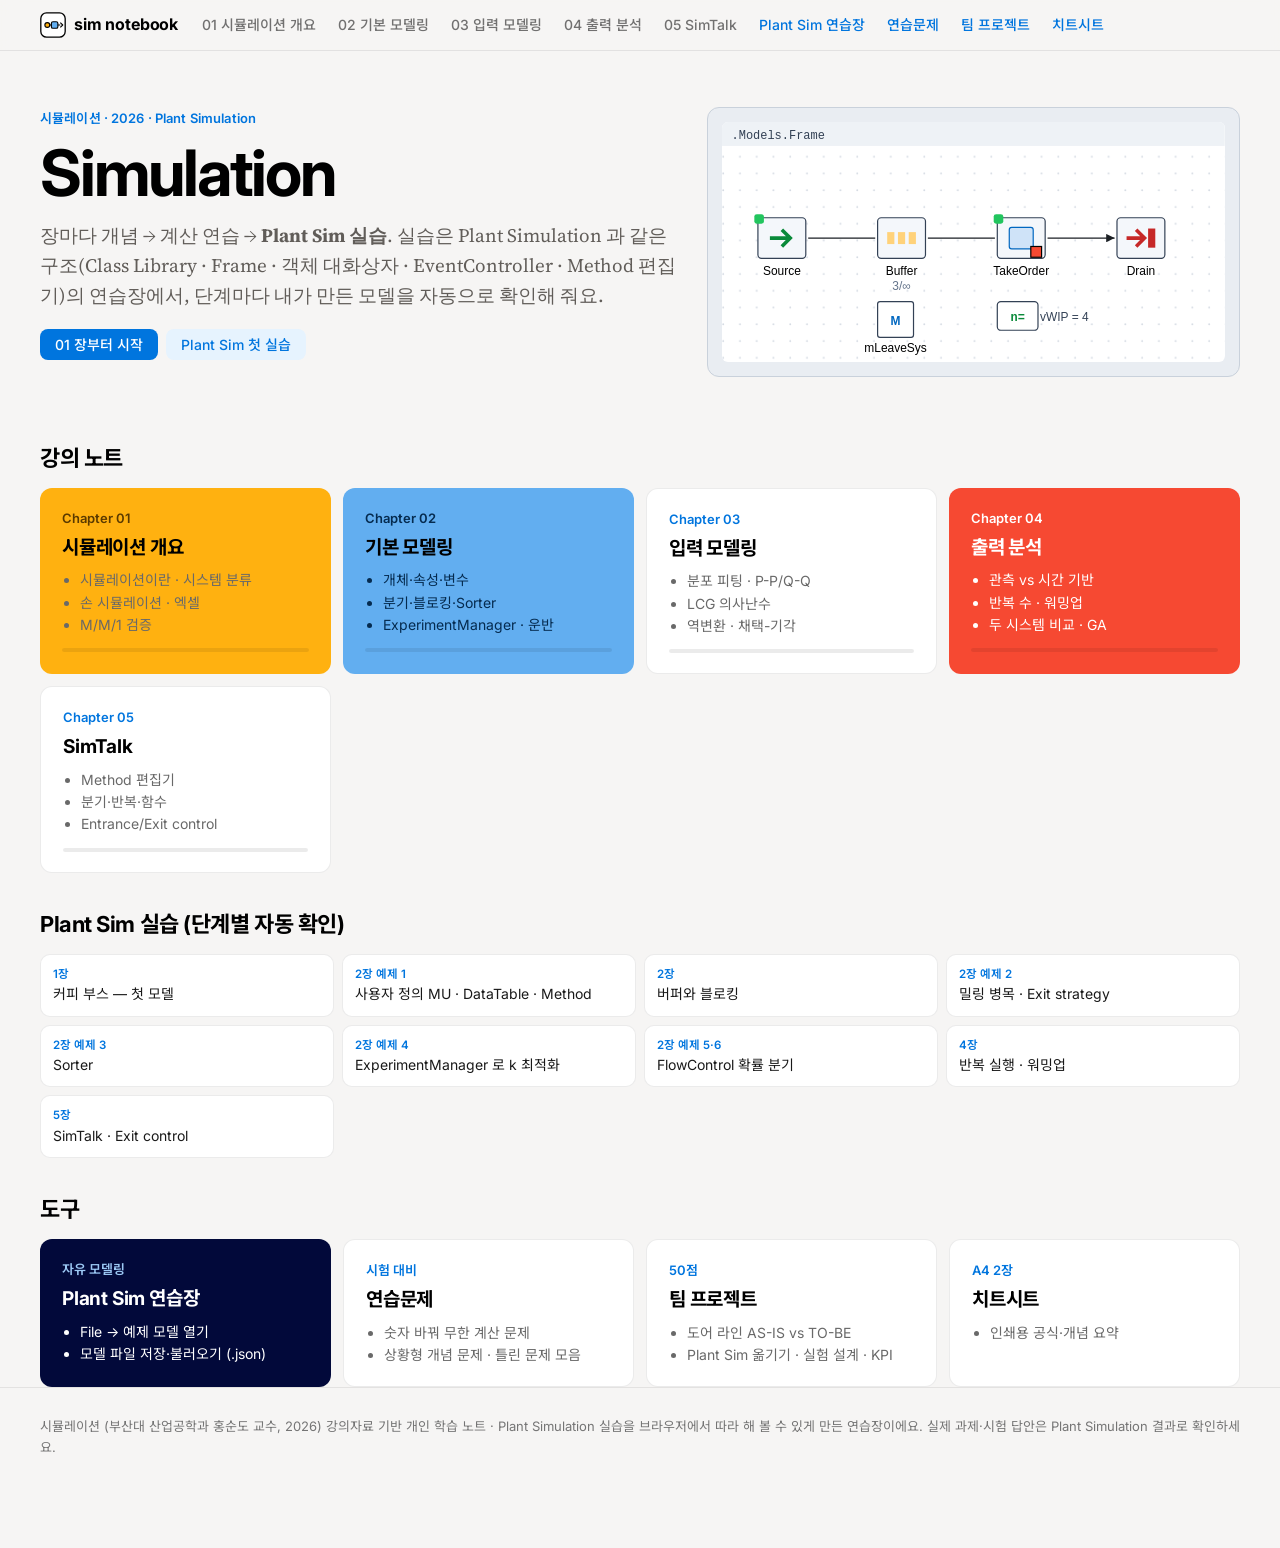
<file: index.html>
<!doctype html>
<html lang="ko">
<head>
<meta charset="utf-8"><meta name="viewport" content="width=device-width,initial-scale=1">
<title>sim notebook · 시뮬레이션</title>
<link rel="preconnect" href="https://fonts.googleapis.com"><link rel="preconnect" href="https://fonts.gstatic.com" crossorigin>
<link href="https://fonts.googleapis.com/css2?family=Inter:wght@400;500;600;700&family=Noto+Sans+KR:wght@400;500;700&family=Source+Serif+4:opsz,wght@8..60,400;8..60,600&family=JetBrains+Mono:wght@400;600&display=swap" rel="stylesheet">
<link rel="stylesheet" href="assets/style.css?v=4">
<script src="assets/app.js?v=6"></script>
<style>
  .home-hero { display: grid; grid-template-columns: minmax(0, 1.2fr) minmax(0, 1fr); gap: 28px; align-items: center; padding: 56px 0 30px; }
  .ps-preview { background: #e9edf2; border: 1px solid #c9d1db; border-radius: 12px; padding: 14px; }
  .ps-preview svg { width: 100%; height: auto; display: block; background: #fff; border-radius: 6px; }
  .glist { display: grid; grid-template-columns: repeat(auto-fill, minmax(250px, 1fr)); gap: 8px; margin-top: 10px; }
  .glist a { display: block; background: #fff; border: 1px solid var(--line); border-radius: 10px; padding: 10px 12px; color: var(--ink-90); font-size: 14px; }
  .glist a:hover { text-decoration: none; border-color: var(--blue); }
  .glist small { display: block; color: var(--blue); font-weight: 600; font-size: 11.5px; }
  .sec-t { font-size: 22px; letter-spacing: -.02em; margin: 34px 0 12px; color: var(--ink); }
  @media (max-width: 860px) { .home-hero { grid-template-columns: 1fr; } }
</style>
</head>
<body data-page="home">
<div class="wrap">
  <div class="home-hero">
    <div>
      <div class="kicker">시뮬레이션 · 2026 · Plant Simulation</div>
      <h1 class="display">Simulation</h1>
      <p class="lede">장마다 개념 → 계산 연습 → <b>Plant Sim 실습</b>. 실습은 Plant Simulation 과 같은 구조(Class Library · Frame · 객체 대화상자 · EventController · Method 편집기)의 연습장에서, 단계마다 내가 만든 모델을 자동으로 확인해 줘요.</p>
      <p style="margin-top:18px;display:flex;gap:8px;flex-wrap:wrap"><a class="btn primary" href="ch01-intro.html">01 장부터 시작</a><a class="btn ghost" href="simulator.html?guide=coffee">Plant Sim 첫 실습</a></p>
    </div>
    <div class="ps-preview" aria-hidden="true">
      <svg viewBox="0 0 420 200"><defs><marker id="ha" viewBox="0 0 10 10" refX="10" refY="5" markerWidth="7" markerHeight="7" orient="auto"><path d="M0 0L10 5L0 10z" fill="#1b1f24"/></marker><pattern id="hg" width="14" height="14" patternUnits="userSpaceOnUse"><circle cx="1" cy="1" r=".8" fill="#d5dbe3"/></pattern></defs>
        <rect width="420" height="200" fill="url(#hg)"/><rect width="420" height="20" fill="#eef2f6"/><text x="8" y="14" font-size="10" font-family="Consolas,monospace" fill="#334155">.Models.Frame</text>
        <g font-family="Segoe UI,sans-serif" font-size="10" text-anchor="middle">
          <g transform="translate(30,80)"><rect width="40" height="34" rx="3" fill="#f4f7fb" stroke="#334155"/><path d="M10 17h16M20 10l7 7-7 7" stroke="#0a8a3a" stroke-width="3" fill="none"/><rect x="-3" y="-3" width="8" height="8" rx="2" fill="#22c55e"/><text x="20" y="48">Source</text></g>
          <g transform="translate(130,80)"><rect width="40" height="34" rx="3" fill="#f4f7fb" stroke="#334155"/><rect x="8" y="12" width="6" height="10" fill="#ffd27a"/><rect x="17" y="12" width="6" height="10" fill="#ffd27a"/><rect x="26" y="12" width="6" height="10" fill="#ffd27a"/><text x="20" y="48">Buffer</text><text x="20" y="60" fill="#64748b">3/∞</text></g>
          <g transform="translate(230,80)"><rect width="40" height="34" rx="3" fill="#f4f7fb" stroke="#334155"/><rect x="10" y="8" width="20" height="18" rx="2" fill="#cfe3f8" stroke="#0067c0"/><rect x="-3" y="-3" width="8" height="8" rx="2" fill="#22c55e"/><rect x="28" y="24" width="9" height="9" fill="#f64932" stroke="#000"/><text x="20" y="48">TakeOrder</text></g>
          <g transform="translate(330,80)"><rect width="40" height="34" rx="3" fill="#f4f7fb" stroke="#334155"/><path d="M8 17h14M16 10l7 7-7 7" stroke="#c62828" stroke-width="3" fill="none"/><rect x="26" y="9" width="6" height="16" fill="#c62828"/><text x="20" y="48">Drain</text></g>
          <path d="M72 97H128M172 97H228M272 97H328" stroke="#1b1f24" marker-end="url(#ha)"/>
          <g transform="translate(130,150)"><rect width="30" height="30" rx="2" fill="#fff" stroke="#334155"/><text x="15" y="20" font-weight="700" fill="#0067c0">M</text><text x="15" y="42">mLeaveSys</text></g>
          <g transform="translate(230,150)"><rect width="34" height="24" rx="3" fill="#fff" stroke="#334155"/><text x="17" y="16" font-weight="700" fill="#0a8a3a" font-family="Consolas,monospace">n=</text><text x="56" y="16" fill="#334155">vWIP = 4</text></g>
        </g></svg>
    </div>
  </div>

  <h2 class="sec-t">강의 노트</h2>
  <div class="grid-cards" id="chs"></div>

  <h2 class="sec-t">Plant Sim 실습 (단계별 자동 확인)</h2>
  <div class="glist" id="guides"></div>

  <h2 class="sec-t">도구</h2>
  <div class="grid-cards">
    <a class="ccard m" href="simulator.html"><div class="no">자유 모델링</div><h3>Plant Sim 연습장</h3><ul><li>File → 예제 모델 열기</li><li>모델 파일 저장·불러오기 (.json)</li></ul></a>
    <a class="ccard" href="practice.html"><div class="no">시험 대비</div><h3>연습문제</h3><ul><li>숫자 바꿔 무한 계산 문제</li><li>상황형 개념 문제 · 틀린 문제 모음</li></ul></a>
    <a class="ccard" href="project.html"><div class="no">50점</div><h3>팀 프로젝트</h3><ul><li>도어 라인 AS-IS vs TO-BE</li><li>Plant Sim 옮기기 · 실험 설계 · KPI</li></ul></a>
    <a class="ccard" href="cheatsheet.html"><div class="no">A4 2장</div><h3>치트시트</h3><ul><li>인쇄용 공식·개념 요약</li></ul></a>
  </div>
</div>
<script>
document.addEventListener('DOMContentLoaded', () => {
  const D = { '01': ['시뮬레이션이란 · 시스템 분류', '손 시뮬레이션 · 엑셀', 'M/M/1 검증'], '02': ['개체·속성·변수', '분기·블로킹·Sorter', 'ExperimentManager · 운반'], '03': ['분포 피팅 · P-P/Q-Q', 'LCG 의사난수', '역변환 · 채택-기각'], '04': ['관측 vs 시간 기반', '반복 수 · 워밍업', '두 시스템 비교 · GA'], '05': ['Method 편집기', '분기·반복·함수', 'Entrance/Exit control'] };
  const cls = ['y', 'b', '', 'c', ''];
  document.getElementById('chs').innerHTML = RL_CHAPTERS.map((c, i) => { const d = RL_STORE.get('done-' + c.id) || {}, t = RL_STORE.get('total-' + c.id) || 0, n = Object.values(d).filter(Boolean).length, p = t ? Math.round(n / t * 100) : 0;
    return `<a class="ccard ${cls[i]}" href="${c.file}"><div class="no">Chapter ${c.id}</div><h3>${c.title}</h3><ul>${D[c.id].map(x => `<li>${x}</li>`).join('')}</ul><div class="mini-bar"><i style="width:${p}%"></i></div></a>`; }).join('');
  const G = [['coffee', '1장', '커피 부스 — 첫 모델'], ['recipes', '2장 예제 1', '사용자 정의 MU · DataTable · Method'], ['block', '2장', '버퍼와 블로킹'], ['mill', '2장 예제 2', '밀링 병목 · Exit strategy'], ['sorter', '2장 예제 3', 'Sorter'], ['drive', '2장 예제 4', 'ExperimentManager 로 k 최적화'], ['pipe', '2장 예제 5·6', 'FlowControl 확률 분기'], ['output', '4장', '반복 실행 · 워밍업'], ['simtalk', '5장', 'SimTalk · Exit control']];
  document.getElementById('guides').innerHTML = G.map(([id, ch, t]) => `<a href="simulator.html?guide=${id}"><small>${ch}</small>${t}</a>`).join('');
});
</script>
</body>
</html>
</file>
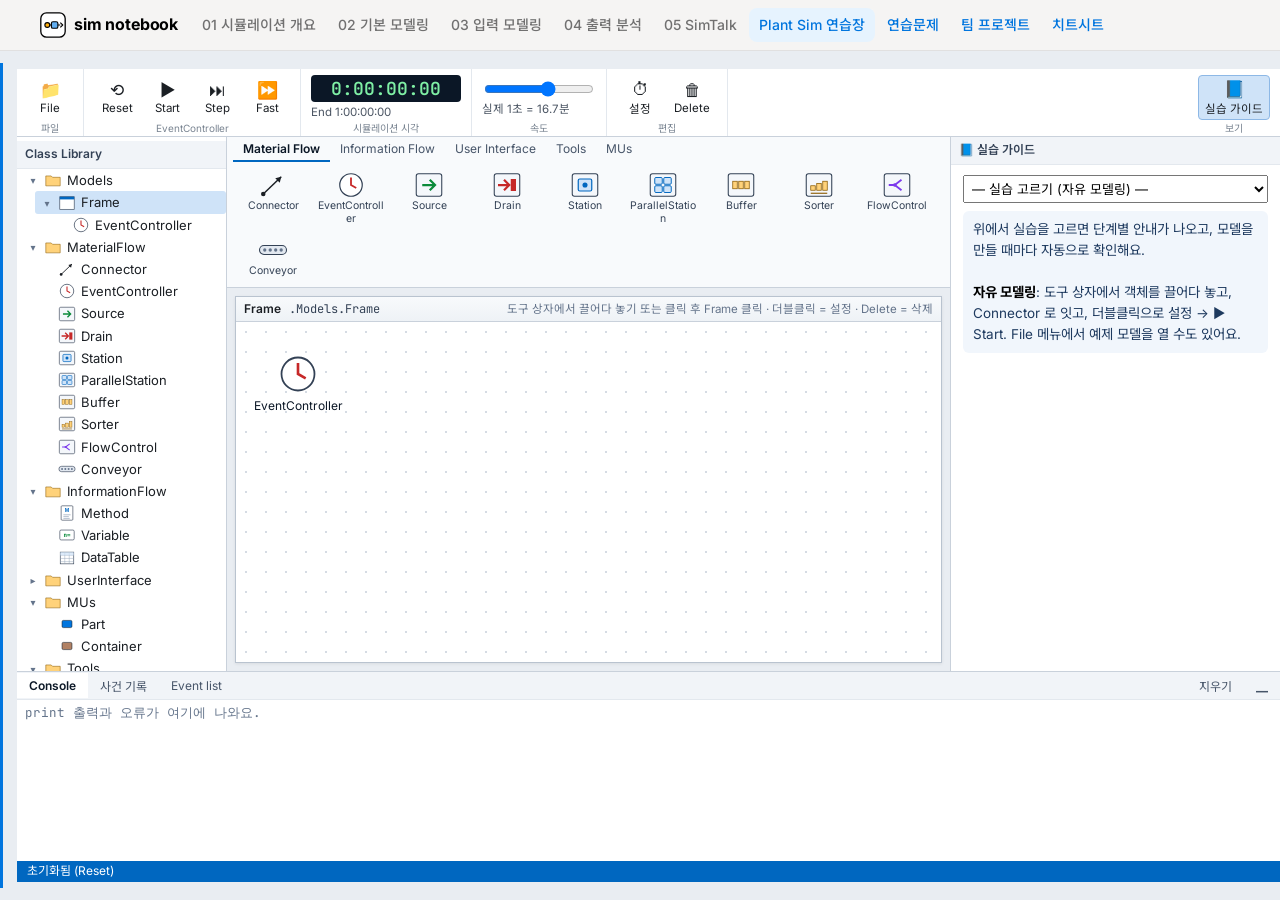
<file: simulator.html>
<!doctype html>
<html lang="ko">
<head>
<meta charset="utf-8"><meta name="viewport" content="width=device-width,initial-scale=1">
<title>Plant Sim 연습장 · sim notebook</title>
<link rel="preconnect" href="https://fonts.googleapis.com"><link rel="preconnect" href="https://fonts.gstatic.com" crossorigin>
<link href="https://fonts.googleapis.com/css2?family=Inter:wght@400;500;600;700&family=Noto+Sans+KR:wght@400;500;700&family=JetBrains+Mono:wght@400;600&display=swap" rel="stylesheet">
<link rel="stylesheet" href="assets/style.css?v=4"><link rel="stylesheet" href="assets/ps.css?v=2">
<script src="assets/simtalk.js?v=2"></script><script src="assets/ps-engine.js?v=3"></script><script src="assets/plot.js?v=1"></script>
<script src="assets/app.js?v=6"></script><script src="assets/ps-ui.js?v=4"></script><script src="assets/ps-guides.js?v=5"></script>
</head>
<body class="psapp" data-page="sim">
<div class="ps" id="ps-root"></div>
<script>
document.addEventListener('DOMContentLoaded', () => {
  PSUI.boot();
  let g = new URLSearchParams(location.search).get('guide');
  if (g == null) { try { g = localStorage.getItem('simnote:ps-guide') || ''; } catch (e) { g = ''; } }
  const ex = new URLSearchParams(location.search).get('example'), E = ex && PS_EXAMPLES.find(x => x.id === ex);
  if (E) { PS_START_GUIDE(''); PSUI.setModel(E.build()); PSUI.save(); }
  else PS_START_GUIDE(g);
});
</script>
</body>
</html>
</file>
<file: assets/style.css>
/* sim notebook — Notion 스타일 (warm paper notebook under afternoon sun)
   캔버스 #f6f5f4, 흰 카드 + 1px 헤어라인, 12px 모서리, 그림자 없음, 파란색은 주요 버튼 하나에만 */
:root {
  --paper: #f6f5f4;
  --white: #ffffff;
  --ink: #000000;
  --ink-95: rgba(0,0,0,.95);
  --ink-90: rgba(0,0,0,.9);
  --ink-60: rgba(0,0,0,.6);
  --ink-54: rgba(0,0,0,.54);
  --ink-40: rgba(0,0,0,.4);
  --line: rgba(0,0,0,.08);
  --line-2: rgba(0,0,0,.14);
  --graphite: #615d59;
  --slate: #696969;
  --stone: #757575;
  --blue: #0075de;
  --sky-tint: #e6f3fe;
  --marigold: #ffb110;
  --peach: #f6d5b8;
  --coral: #f64932;
  --saffron: #e89d01;
  --mocha: #b18164;
  --signal: #097fe8;
  --skywash: #62aef0;
  --midnight: #02093a;
  --green: #1a9f5c;
  --green-tint: #e3f5ea;
  --red-tint: #fdeceb;
  --amber-tint: #fff4d6;
  --font: 'Inter', 'Pretendard', 'Noto Sans KR', system-ui, -apple-system, sans-serif;
  --serif: 'Source Serif 4', 'Noto Serif KR', Georgia, serif;
  --mono: 'JetBrains Mono', ui-monospace, Consolas, monospace;
  --r-card: 12px; --r-btn: 8px; --r-sm: 4px;
  --max: 1240px;
  /* 메모 도구(notes.js) 호환용 이름 */
  --cream: #ffffff; --dew: #f1efed; --charcoal: #111111; --cocoa: #111111;
  --orange: var(--blue); --sienna: #0060b8; --mist: rgba(0,0,0,.25); --muted: var(--stone);
  --font-display: var(--font); --font-body: var(--font); --font-ui: var(--font);
  --font-hand: 'Gaegu', 'Noto Sans KR', cursive; --font-mono: var(--mono);
  --shadow-card: 0 1px 0 rgba(0,0,0,.02);
}
* { box-sizing: border-box; }
html { scroll-behavior: smooth; }
body { margin: 0; background: var(--paper); color: var(--ink-90); font-family: var(--font); font-size: 16px; line-height: 1.6; -webkit-font-smoothing: antialiased; font-feature-settings: "lnum"; }
a { color: var(--blue); text-decoration: none; }
a:hover { text-decoration: underline; }
img, svg { max-width: 100%; }
::selection { background: #cfe6fd; }

/* ---------- header ---------- */
.site-header { position: sticky; top: 0; z-index: 40; background: rgba(246,245,244,.92); backdrop-filter: blur(8px); border-bottom: 1px solid var(--line); }
.site-header .in { max-width: var(--max); margin: 0 auto; padding: 8px 20px; display: flex; align-items: center; gap: 14px; }
.brand { display: flex; align-items: center; gap: 8px; color: var(--ink); font-weight: 700; letter-spacing: -.01em; white-space: nowrap; }
.brand:hover { text-decoration: none; }
.brand svg { width: 26px; height: 26px; }
.nav { display: flex; gap: 2px; flex-wrap: wrap; flex: 1; }
.nav a { color: var(--ink-54); font-size: 14px; font-weight: 500; padding: 6px 10px; border-radius: var(--r-btn); white-space: nowrap; }
.nav a:hover { color: var(--ink); background: rgba(0,0,0,.04); text-decoration: none; }
.nav a.on { color: var(--ink); background: var(--white); box-shadow: inset 0 0 0 1px var(--line); }
.nav a.tool { color: var(--blue); }
.nav a.tool.on { background: var(--sky-tint); box-shadow: none; }

/* ---------- buttons ---------- */
.btn { display: inline-flex; align-items: center; gap: 6px; font: 500 14px/1.4 var(--font); padding: 6px 15px; border-radius: var(--r-btn); border: 0; cursor: pointer; background: transparent; color: var(--ink-95); transition: background .2s ease, transform .2s ease; }
.btn:hover { background: rgba(0,0,0,.05); text-decoration: none; }
.btn:active { transform: scale(.98); }
.btn.primary { background: var(--blue); color: #fff; }
.btn.primary:hover { background: #0066c2; }
.btn.ghost { background: var(--sky-tint); color: var(--blue); }
.btn.ghost:hover { background: #d6ebfd; }
.btn.line { border: 1px solid var(--ink-90); border-radius: var(--r-sm); padding: 5px 10px; }
.btn.sm { font-size: 13px; padding: 4px 10px; }
.btn[disabled] { opacity: .4; cursor: not-allowed; }
.pill { display: inline-block; border-radius: 9999px; padding: 2px 10px; font-size: 12px; font-weight: 500; background: rgba(0,0,0,.05); color: var(--ink-90); white-space: nowrap; }
.pill.blue { background: var(--sky-tint); color: var(--blue); }
.pill.amber { background: var(--amber-tint); color: #8a5a00; }
.pill.coral { background: var(--red-tint); color: #b42318; }
.pill.green { background: var(--green-tint); color: #0f6b3a; }
.hl-word { background: var(--peach); border-radius: 9999px; padding: 0 .35em; }

/* ---------- layout ---------- */
.wrap { max-width: var(--max); margin: 0 auto; padding: 0 20px; }
.hero { padding: 56px 0 28px; }
.kicker { font-size: 13px; font-weight: 600; color: var(--blue); letter-spacing: .01em; }
h1.display { font-size: clamp(38px, 6vw, 64px); line-height: 1.05; letter-spacing: -.035em; font-weight: 700; color: var(--ink); margin: 10px 0 14px; }
.lede { font-family: var(--serif); font-size: 19px; line-height: 1.6; color: var(--graphite); max-width: 760px; margin: 0; }
.meta { font-size: 13px; color: var(--stone); margin-top: 14px; }
.page-grid { display: grid; grid-template-columns: 232px minmax(0, 1fr); gap: 32px; align-items: start; padding-bottom: 80px; }
.toc { position: sticky; top: 64px; max-height: calc(100vh - 80px); overflow: auto; font-size: 13.5px; padding-right: 4px; }
.toc .tt { font-size: 12px; font-weight: 600; color: var(--stone); margin: 4px 0 8px; }
.toc ol { list-style: none; margin: 0; padding: 0; }
.toc a { display: flex; gap: 8px; align-items: baseline; color: var(--ink-60); padding: 4px 8px; border-radius: 6px; line-height: 1.35; }
.toc a:hover { background: rgba(0,0,0,.04); text-decoration: none; color: var(--ink); }
.toc a.cur { color: var(--ink); background: var(--white); box-shadow: inset 0 0 0 1px var(--line); }
.toc a .d { flex: none; width: 7px; height: 7px; border-radius: 50%; border: 1.5px solid var(--ink-40); margin-top: 4px; }
.toc a.done .d { background: var(--green); border-color: var(--green); }
.toc a.pr span:last-child::before { content: "연습 "; font-size: 10.5px; font-weight: 600; color: var(--stone); }
.toc a.pr.ps span:last-child::before { content: "실습 "; color: var(--blue); }
.toc .prog { margin-top: 12px; font-size: 12px; color: var(--stone); }
.toc .bar { height: 4px; border-radius: 4px; background: rgba(0,0,0,.07); margin-top: 6px; overflow: hidden; }
.toc .bar i { display: block; height: 100%; width: 0; background: var(--green); transition: width .3s ease; }
main.lesson { min-width: 0; }

/* ---------- part title & cards ---------- */
.part { display: flex; align-items: baseline; gap: 12px; margin: 44px 0 16px; }
.part small { font-size: 12px; font-weight: 600; color: var(--blue); text-transform: none; }
.part h2 { margin: 0; font-size: 28px; letter-spacing: -.02em; color: var(--ink); }
section.card { position: relative; background: var(--white); border: 1px solid var(--line); border-radius: var(--r-card); padding: 28px 28px 22px; margin: 0 0 16px; }
section.card > h2 { font-size: 22px; line-height: 1.27; letter-spacing: -.011em; margin: 0 0 4px; padding-right: 150px; color: var(--ink); }
section.card h3 { font-size: 17px; margin: 22px 0 8px; color: var(--ink); }
section.card h4 { font-size: 15px; margin: 14px 0 6px; color: var(--ink); }
section.card p, section.card li { color: var(--ink-90); }
section.card ul, section.card ol { padding-left: 22px; margin: 8px 0; }
section.card li { margin: 3px 0; }
.src { display: inline-block; font-size: 12px; color: var(--stone); margin-bottom: 10px; }
.card.lab { border: 0; background: var(--midnight); color: #fff; }
.card.lab > h2, .card.lab h3, .card.lab h4, .card.lab p, .card.lab li { color: #fff; }
.card.tint { background: #fbfaf9; }

/* definition / note boxes */
.def { border: 1px solid var(--line); border-radius: 10px; padding: 12px 16px; margin: 12px 0; background: #fcfcfb; }
.def .tag { display: inline-block; font-size: 11.5px; font-weight: 600; color: var(--blue); background: var(--sky-tint); border-radius: 9999px; padding: 1px 9px; margin-bottom: 6px; }
.def p { margin: 2px 0; }
.note { border-radius: 10px; padding: 12px 16px; margin: 12px 0; background: var(--amber-tint); color: #4a3500; font-size: 15px; }
.note b.t { display: block; margin-bottom: 2px; color: #6b4a00; }
.warn { border-radius: 10px; padding: 12px 16px; margin: 12px 0; background: var(--red-tint); color: #5c1a12; font-size: 15px; }
.warn b.t { display: block; margin-bottom: 2px; }
.ps { border-left: 3px solid var(--blue); padding: 6px 0 6px 14px; margin: 12px 0; font-size: 15px; color: var(--graphite); }
.ps b { color: var(--ink); }
blockquote { font-family: var(--serif); font-size: 18px; line-height: 1.56; margin: 12px 0; padding: 4px 0 4px 18px; border-left: 3px solid var(--line-2); color: var(--graphite); }

/* tables */
.tbl { overflow-x: auto; margin: 12px 0; }
table.t { border-collapse: separate; border-spacing: 0; width: 100%; font-size: 14.5px; border: 1px solid var(--line); border-radius: 10px; overflow: hidden; }
table.t th, table.t td { padding: 8px 12px; text-align: left; border-bottom: 1px solid var(--line); vertical-align: top; }
table.t th { background: #faf9f8; font-weight: 600; color: var(--ink); font-size: 13.5px; }
table.t tr:last-child td { border-bottom: 0; }
table.t td.num, table.t th.num { text-align: right; font-variant-numeric: tabular-nums; }
.cols { display: grid; grid-template-columns: repeat(auto-fit, minmax(260px, 1fr)); gap: 12px; margin: 12px 0; }
.box { border: 1px solid var(--line); border-radius: 10px; padding: 14px 16px; background: #fff; }
.box h4 { margin-top: 0; }
.accent-y { background: #fff6e0; border-color: transparent; }
.accent-b { background: var(--sky-tint); border-color: transparent; }
.accent-c { background: #fde9e6; border-color: transparent; }
pre.code, code { font-family: var(--mono); }
pre.code { background: #fbfaf9; border: 1px solid var(--line); border-radius: 10px; padding: 12px 14px; font-size: 13.5px; line-height: 1.55; overflow-x: auto; margin: 10px 0; white-space: pre; }
p code, li code, td code { background: rgba(0,0,0,.05); border-radius: 4px; padding: 1px 5px; font-size: .9em; }
.eq { overflow-x: auto; margin: 10px 0; }
figure.fig { margin: 14px 0; text-align: center; }
figure.fig figcaption { font-size: 13px; color: var(--stone); margin-top: 6px; }

/* ---------- practice (실습) blocks ---------- */
.lab-box { border: 1.5px solid var(--blue); border-radius: var(--r-card); padding: 18px 20px 16px; margin: 18px 0 8px; background: #fbfdff; }
.lab-box > .lh { display: flex; align-items: center; gap: 8px; margin: 0 0 8px; }
.lab-box > .lh .pill { background: var(--blue); color: #fff; }
.lab-box > .lh b { font-size: 16px; color: var(--ink); }
.lab-box .q { margin: 10px 0; }
.lab-box .q > p { margin: 0 0 6px; }
.ans-row { display: flex; flex-wrap: wrap; gap: 8px 14px; align-items: center; margin: 6px 0; font-size: 15px; }
.ans-row label { display: inline-flex; align-items: center; gap: 6px; }
input.ans, select.ans { font: 500 15px var(--mono); width: 110px; padding: 5px 8px; border: 1px solid var(--line-2); border-radius: 6px; background: #fff; }
input.ans:focus, select.ans:focus, input.cell:focus { outline: 2px solid #b8dcfb; border-color: var(--blue); }
input.ans.ok, input.cell.ok, select.ans.ok { border-color: var(--green); background: var(--green-tint); }
input.ans.no, input.cell.no, select.ans.no { border-color: var(--coral); background: var(--red-tint); }
.fb { font-size: 14px; margin-top: 6px; }
.fb.ok { color: #0f6b3a; } .fb.no { color: #b42318; }
details.sol { margin-top: 8px; font-size: 15px; }
details.sol summary { cursor: pointer; color: var(--blue); font-weight: 500; font-size: 14px; }
details.sol > div { margin-top: 6px; padding: 10px 14px; border-radius: 8px; background: #f4f8fc; }
.choices { display: grid; gap: 6px; margin: 6px 0; }
.choices button { text-align: left; font: 15px var(--font); padding: 8px 12px; border-radius: 8px; border: 1px solid var(--line-2); background: #fff; cursor: pointer; color: var(--ink-90); }
.choices button:hover { background: #f7f7f6; }
.choices button.sel { border-color: var(--blue); background: var(--sky-tint); }
.choices button.right { border-color: var(--green); background: var(--green-tint); }
.choices button.wrong { border-color: var(--coral); background: var(--red-tint); }
input.cell { width: 64px; font: 14px var(--mono); padding: 3px 5px; border: 1px solid var(--line-2); border-radius: 5px; text-align: right; }
table.t td.given { color: var(--ink); font-variant-numeric: tabular-nums; }

/* mini simulator embed */
.mini { border: 1px solid var(--line); border-radius: 10px; padding: 12px 14px; margin: 10px 0; background: #fff; }
.mini .ctrl { display: flex; flex-wrap: wrap; gap: 8px 14px; align-items: center; font-size: 14px; }
.mini .out { display: grid; grid-template-columns: repeat(auto-fill, minmax(150px, 1fr)); gap: 8px; margin-top: 10px; }
.stat { background: #faf9f8; border-radius: 8px; padding: 8px 10px; }
.stat .l { font-size: 12px; color: var(--stone); }
.stat .v { font-size: 20px; font-weight: 600; letter-spacing: -.01em; color: var(--ink); font-variant-numeric: tabular-nums; }
.stat .s { font-size: 11.5px; color: var(--stone); }
canvas.chart { width: 100% !important; }

/* card tools (done toggle) */
.card-tools { position: absolute; top: 20px; right: 20px; display: flex; gap: 6px; align-items: center; }
.done-toggle { font: 500 12px var(--font); border: 1px solid var(--line-2); background: #fff; border-radius: 9999px; padding: 3px 10px; cursor: pointer; color: var(--stone); }
.done-toggle.on { border-color: var(--green); color: #0f6b3a; background: var(--green-tint); }

/* chapter nav + footer */
.ch-nav { display: flex; justify-content: space-between; gap: 10px; margin: 24px 0 0; }
footer.foot { border-top: 1px solid var(--line); padding: 28px 0 90px; color: var(--stone); font-size: 13px; }

/* home cards */
.grid-cards { display: grid; grid-template-columns: repeat(auto-fill, minmax(260px, 1fr)); gap: 12px; }
.ccard { display: block; background: #fff; border: 1px solid var(--line); border-radius: var(--r-card); padding: 20px 22px; color: var(--ink-90); transition: transform .2s ease; }
.ccard:hover { text-decoration: none; transform: translateY(-2px); }
.ccard .no { font-size: 13px; font-weight: 600; color: var(--blue); }
.ccard h3 { margin: 4px 0 6px; font-size: 19px; letter-spacing: -.01em; color: var(--ink); }
.ccard ul { margin: 6px 0 0; padding-left: 18px; font-size: 14px; color: var(--slate); }
.ccard.y { background: #ffb110; border: 0; } .ccard.y .no { color: #5a3a00; }
.ccard.b { background: #62aef0; border: 0; } .ccard.b .no, .ccard.b ul { color: #052b4f; }
.ccard.c { background: #f64932; border: 0; } .ccard.c .no, .ccard.c h3, .ccard.c ul { color: #fff; }
.ccard.m { background: var(--midnight); border: 0; } .ccard.m .no { color: #9cc9f5; } .ccard.m h3, .ccard.m ul { color: #fff; }
.ccard .mini-bar { height: 4px; border-radius: 4px; background: rgba(0,0,0,.08); margin-top: 12px; overflow: hidden; }
.ccard .mini-bar i { display: block; height: 100%; width: 0; background: var(--green); }

@media (max-width: 900px) {
  .page-grid { grid-template-columns: 1fr; }
  .toc { position: static; max-height: none; border: 1px solid var(--line); border-radius: 10px; padding: 10px; background: #fff; }
  section.card { padding: 22px 18px 18px; }
  section.card > h2 { padding-right: 0; }
  .card-tools { position: static; margin-top: 12px; }
}
@media print {
  .site-header, .toc, .note-dock, .card-tools, .ch-nav, footer.foot, .lab-box button { display: none !important; }
  body { background: #fff; }
  section.card { border: 0; padding: 0; }
}

/* Plant Sim 실습 카드 */
.ps-lab { background: var(--midnight); color: #fff; border-radius: var(--r-card); padding: 18px 22px; margin: 18px 0 8px; }
.ps-lab .pl-h { display: flex; align-items: center; gap: 10px; flex-wrap: wrap; margin-bottom: 6px; }
.ps-lab .pl-h b { font-size: 17px; color: #fff; }
.ps-lab .pl-tag { background: var(--marigold); color: #000; border-radius: 9999px; padding: 2px 10px; font-size: 12px; font-weight: 700; }
.ps-lab ol { margin: 6px 0 12px; padding-left: 20px; font-size: 14.5px; }
section.card .ps-lab li { color: #dbe7ff; margin: 2px 0; }
.ps-lab .pl-note { color: #9cc9f5 !important; font-size: 14px; margin: 0 0 10px; }
.ps-lab .pl-sub { color: #9cc9f5; font-size: 12.5px; margin-left: 8px; }
.lab-box > .lh .pill { background: #615d59; }

/* 강의 슬라이드 미리보기 (로컬 전용) */
.sl-strip { margin: 10px 0 14px; border: 1px solid var(--line); border-radius: 10px; background: #fbfaf9; padding: 8px 10px 10px; }
.sl-h { display: flex; justify-content: space-between; gap: 8px; font-size: 12.5px; font-weight: 600; color: var(--graphite); margin-bottom: 6px; }
.sl-h .sl-n { font-weight: 400; color: var(--stone); }
.sl-row { display: flex; gap: 8px; overflow-x: auto; padding-bottom: 4px; scroll-snap-type: x proximity; }
.sl-t { flex: none; width: 200px; border: 1px solid var(--line-2); border-radius: 6px; padding: 0; background: #fff; cursor: zoom-in; scroll-snap-align: start; position: relative; transition: transform .2s ease; }
.sl-t:hover { transform: translateY(-2px); border-color: var(--blue); }
.sl-t img { display: block; width: 100%; height: auto; border-radius: 5px; aspect-ratio: 16 / 9; object-fit: contain; background: #fff; }
.sl-t span { position: absolute; right: 4px; bottom: 4px; font-size: 10.5px; background: rgba(0,0,0,.6); color: #fff; border-radius: 4px; padding: 0 5px; }
.sl-lb { position: fixed; inset: 0; z-index: 120; background: rgba(2,9,58,.88); display: flex; align-items: center; justify-content: center; gap: 10px; padding: 20px; }
.sl-lb[hidden] { display: none; }
.sl-lb figure { margin: 0; max-width: min(1400px, 90vw); }
.sl-lb img { display: block; max-width: 100%; max-height: 84vh; border-radius: 6px; background: #fff; }
.sl-lb figcaption { color: #dbe7ff; font-size: 13px; text-align: center; margin-top: 8px; white-space: pre; }
.sl-lb button { border: 0; background: rgba(255,255,255,.12); color: #fff; font-size: 34px; width: 48px; height: 64px; border-radius: 8px; cursor: pointer; }
.sl-lb button:hover { background: rgba(255,255,255,.25); }
.sl-lb .sl-x { position: absolute; top: 14px; right: 18px; font-size: 20px; width: 40px; height: 40px; }
@media print { .sl-strip { display: none; } }
.sl-ref { display: inline-block; margin: 6px 0 12px; padding: 4px 12px; border-radius: 9999px; background: #f1efed; color: var(--graphite); font-size: 13px; }
.sl-ref b { color: var(--ink); }
@media print { .sl-ref { display: none; } }
</file>
<file: assets/ps.css>
/* Plant Simulation 흉내 화면 */
body.psapp { background: #e9edf2; overflow: hidden; height: 100vh; display: flex; flex-direction: column; }
body.psapp .site-header { flex: none; }
body.psapp footer.foot { display: none; }
.ps { flex: 1; min-height: 0; display: grid; grid-template-rows: auto 1fr auto auto; font: 13px/1.4 'Segoe UI', var(--font); color: #1b1f24; }
/* 리본 */
.ps-ribbon { display: flex; align-items: stretch; gap: 0; background: #fff; border-bottom: 1px solid #c9d1db; }
.ps-ribbon .grp { display: flex; align-items: center; gap: 4px; padding: 6px 10px; border-right: 1px solid #e3e8ee; position: relative; }
.ps-ribbon .grp .gl { position: absolute; bottom: 1px; left: 0; right: 0; text-align: center; font-size: 10px; color: #7a8592; }
.ps-ribbon .grp { padding-bottom: 16px; }
.rb { display: inline-flex; flex-direction: column; align-items: center; gap: 1px; min-width: 46px; padding: 3px 6px; border: 1px solid transparent; border-radius: 4px; background: none; cursor: pointer; font: 11.5px 'Segoe UI', var(--font); color: #1b1f24; }
.rb:hover { background: #e6f0fb; border-color: #b8d3f0; }
.rb.on { background: #cfe3f8; border-color: #8db8e6; }
.rb .ic { font-size: 17px; line-height: 20px; }
.rb[disabled] { opacity: .4; cursor: default; }
.ps-time { font: 600 18px 'Consolas', var(--mono); padding: 2px 8px; background: #0b1726; color: #7ff0a5; border-radius: 4px; min-width: 150px; text-align: center; }
.ps-ribbon input[type=range] { width: 110px; }
.ps-ribbon .lbl { font-size: 11.5px; color: #4b5563; }
.menu { position: absolute; z-index: 90; background: #fff; border: 1px solid #b9c3cf; box-shadow: 0 6px 18px rgba(0,0,0,.18); border-radius: 4px; padding: 4px 0; min-width: 230px; }
.menu button { display: block; width: 100%; text-align: left; border: 0; background: none; padding: 6px 14px; font: 13px 'Segoe UI', var(--font); cursor: pointer; }
.menu button:hover { background: #e6f0fb; }
.menu hr { border: 0; border-top: 1px solid #e3e8ee; margin: 4px 0; }
.menu .mh { padding: 4px 14px; font-size: 11px; color: #7a8592; }
/* 본문 3단 */
.ps-main { display: grid; grid-template-columns: 210px minmax(0, 1fr) 330px; min-height: 0; }
.ps-main.noguide { grid-template-columns: 210px minmax(0, 1fr) 0; }
.ps-main.noguide .ps-guide { display: none; }
.ps-lib { background: #fff; border-right: 1px solid #c9d1db; overflow: auto; padding: 4px 0; }
.ps-lib .ttl, .pane-ttl { font-weight: 600; font-size: 12px; padding: 5px 8px; background: #f1f4f8; border-bottom: 1px solid #e3e8ee; color: #334155; display: flex; align-items: center; gap: 6px; }
.tree { list-style: none; margin: 0; padding: 0 0 0 4px; }
.tree .tree { padding-left: 14px; }
.tree li > .nd { display: flex; align-items: center; gap: 5px; padding: 2px 6px; border-radius: 3px; cursor: default; white-space: nowrap; user-select: none; }
.tree li > .nd:hover { background: #e6f0fb; }
.tree li > .nd.sel { background: #cfe3f8; }
.tree li > .nd[draggable=true] { cursor: grab; }
.tree .tw { width: 12px; text-align: center; color: #64748b; cursor: pointer; font-size: 10px; }
.tree .ico { width: 18px; height: 18px; flex: none; }
.tree li.closed > .tree { display: none; }
.libbtns { display: flex; flex-wrap: wrap; gap: 4px; padding: 6px 8px; border-top: 1px solid #e3e8ee; }
.libbtns button, .sbtn { font: 12px 'Segoe UI', var(--font); padding: 3px 8px; border: 1px solid #b9c3cf; border-radius: 3px; background: #f8fafc; cursor: pointer; }
.libbtns button:hover, .sbtn:hover { background: #e6f0fb; }
.sbtn.pri { background: #0067c0; color: #fff; border-color: #0067c0; }
.sbtn.pri:hover { background: #00559e; }
/* 가운데: 툴박스 + 프레임 */
.ps-center { display: flex; flex-direction: column; min-width: 0; min-height: 0; }
.ps-toolbox { background: #f8fafc; border-bottom: 1px solid #c9d1db; }
.tb-tabs { display: flex; gap: 0; padding: 0 6px; }
.tb-tabs button { border: 0; background: none; padding: 4px 10px; font: 12px 'Segoe UI', var(--font); cursor: pointer; border-bottom: 2px solid transparent; color: #475569; }
.tb-tabs button.on { border-bottom-color: #0067c0; color: #0b1726; font-weight: 600; }
.tb-icons { display: flex; flex-wrap: wrap; gap: 2px; padding: 4px 8px 6px; }
.tbi { display: flex; flex-direction: column; align-items: center; width: 76px; text-align: center; line-height: 1.15; overflow-wrap: anywhere; padding: 3px 2px; border: 1px solid transparent; border-radius: 4px; cursor: grab; font-size: 10.5px; color: #334155; user-select: none; background: none; }
.tbi:hover { background: #e6f0fb; border-color: #b8d3f0; }
.tbi.on { background: #cfe3f8; border-color: #8db8e6; }
.tbi svg { width: 30px; height: 30px; }
.ps-framewin { flex: 1; min-height: 0; display: flex; flex-direction: column; margin: 8px; background: #fff; border: 1px solid #b9c3cf; box-shadow: 0 1px 3px rgba(0,0,0,.08); }
.fw-title { display: flex; align-items: center; gap: 8px; padding: 4px 8px; background: linear-gradient(#f8fafc, #eef2f6); border-bottom: 1px solid #c9d1db; font-size: 12px; }
.fw-title .path { font-family: Consolas, var(--mono); color: #334155; }
.fw-title .hint { margin: 0 0 0 auto; font-size: 11.5px; color: #64748b; }
#ps-frame { flex: 1; overflow: auto; position: relative; background-color: #fff; background-image: radial-gradient(#d5dbe3 1px, transparent 1px); background-size: 20px 20px; }
#ps-frame.connect { cursor: crosshair; }
#ps-frame svg { display: block; }
.fo { cursor: pointer; }
.fo .box { fill: transparent; stroke: transparent; }
.fo.sel .box { stroke: #0067c0; stroke-width: 1.5; stroke-dasharray: 3 2; fill: rgba(0,103,192,.05); }
.fo:hover .box { stroke: #8db8e6; }
.fo text.nm { font: 12px 'Segoe UI', var(--font); fill: #0b1726; }
.fo text.sub { font: 10.5px 'Segoe UI', var(--font); fill: #475569; }
.conn { stroke: #1b1f24; stroke-width: 1.3; fill: none; cursor: pointer; }
.conn.sel { stroke: #0067c0; stroke-width: 2.6; }
.conn-hit { stroke: transparent; stroke-width: 10; fill: none; cursor: pointer; }
/* 오른쪽: 실습 가이드 */
.ps-guide { background: #fff; border-left: 1px solid #c9d1db; display: flex; flex-direction: column; min-height: 0; }
.g-body { flex: 1; overflow: auto; padding: 10px 12px 20px; font-size: 13.5px; line-height: 1.55; }
.g-body select { width: 100%; font: 13px 'Segoe UI', var(--font); padding: 4px; }
.g-intro { background: #f1f6fc; border-radius: 6px; padding: 8px 10px; margin: 8px 0; color: #1e3a5f; }
.g-steps { list-style: none; margin: 8px 0; padding: 0; counter-reset: st; }
.g-steps li { position: relative; padding: 8px 8px 8px 32px; border-radius: 6px; margin: 4px 0; border: 1px solid transparent; }
.g-steps li::before { counter-increment: st; content: counter(st); position: absolute; left: 6px; top: 8px; width: 19px; height: 19px; border-radius: 50%; background: #e3e8ee; color: #475569; font-size: 11px; font-weight: 600; text-align: center; line-height: 19px; }
.g-steps li.done { color: #64748b; }
.g-steps li.done::before { content: "✓"; background: #1a9f5c; color: #fff; }
.g-steps li.cur { border-color: #8db8e6; background: #f5f9fe; }
.g-steps li.cur::before { background: #0067c0; color: #fff; }
.g-steps li.todo { opacity: .6; }
.g-steps .hintbtn { font-size: 11.5px; color: #0067c0; cursor: pointer; border: 0; background: none; padding: 0; margin-top: 3px; }
.g-steps .hintbox { display: none; margin-top: 5px; padding: 6px 8px; background: #fff7e0; border-radius: 4px; font-size: 12.5px; color: #5c4300; }
.g-steps .hintbox.show { display: block; }
.g-steps code, .g-body code { font-family: Consolas, var(--mono); background: #eef2f6; padding: 0 4px; border-radius: 3px; font-size: 12px; }
.g-steps pre { font: 12px/1.45 Consolas, var(--mono); background: #0b1726; color: #e2e8f0; padding: 6px 8px; border-radius: 4px; overflow-x: auto; margin: 5px 0; white-space: pre; }
.g-q { display: flex; gap: 6px; align-items: center; margin-top: 6px; flex-wrap: wrap; }
.g-q input { width: 90px; font: 13px Consolas, var(--mono); padding: 3px 6px; border: 1px solid #b9c3cf; border-radius: 3px; }
.g-done { background: #e3f5ea; color: #0f6b3a; border-radius: 6px; padding: 10px; margin-top: 8px; }
.g-prog { height: 4px; background: #e3e8ee; border-radius: 4px; overflow: hidden; margin: 6px 0; }
.g-prog i { display: block; height: 100%; background: #1a9f5c; }
/* 아래: 콘솔 */
.ps-bottom { height: 190px; display: flex; flex-direction: column; background: #fff; border-top: 1px solid #c9d1db; }
.ps-bottom.min { height: 28px; }
.bt-tabs { display: flex; align-items: center; background: #f1f4f8; border-bottom: 1px solid #e3e8ee; }
.bt-tabs button { border: 0; background: none; padding: 5px 12px; font: 12px 'Segoe UI', var(--font); cursor: pointer; color: #475569; }
.bt-tabs button.on { background: #fff; color: #0b1726; font-weight: 600; }
.bt-tabs .sp { flex: 1; }
.bt-pane { flex: 1; overflow: auto; padding: 4px 8px; font: 12.5px/1.5 Consolas, var(--mono); }
.bt-pane .err { color: #c62828; }
.bt-pane table { border-collapse: collapse; font: 12px 'Segoe UI', var(--font); }
.bt-pane td, .bt-pane th { padding: 2px 10px 2px 0; text-align: left; white-space: nowrap; }
.bt-pane th { color: #475569; font-weight: 600; }
.ps-status { display: flex; gap: 16px; padding: 2px 10px; background: #0067c0; color: #fff; font-size: 12px; }
/* 대화상자 */
.dlg { position: fixed; z-index: 70; background: #fff; border: 1px solid #8a97a8; box-shadow: 0 10px 30px rgba(0,0,0,.25); min-width: 440px; max-width: min(760px, 96vw); max-height: 86vh; display: flex; flex-direction: column; font: 13px 'Segoe UI', var(--font); }
.dlg.big { width: min(820px, 96vw); }
.dlg-tb { display: flex; align-items: center; gap: 8px; padding: 6px 8px; background: linear-gradient(#f8fafc, #e8edf3); border-bottom: 1px solid #c9d1db; cursor: move; user-select: none; }
.dlg-tb .t { flex: 1; font-weight: 600; }
.dlg-tb .p { font: 11.5px Consolas, var(--mono); color: #64748b; }
.dlg-tb .x { border: 0; background: none; font-size: 16px; cursor: pointer; padding: 0 4px; }
.dlg-head { display: grid; grid-template-columns: 60px 1fr auto; gap: 6px 8px; align-items: center; padding: 8px 12px; border-bottom: 1px solid #e3e8ee; }
.dlg-head input { font: 13px 'Segoe UI', var(--font); padding: 3px 6px; border: 1px solid #b9c3cf; border-radius: 2px; }
.dlg-tabs { display: flex; gap: 0; padding: 6px 10px 0; border-bottom: 1px solid #c9d1db; }
.dlg-tabs button { border: 1px solid transparent; border-bottom: 0; background: none; padding: 4px 12px; font: 12.5px 'Segoe UI', var(--font); cursor: pointer; margin-bottom: -1px; border-radius: 3px 3px 0 0; }
.dlg-tabs button.on { background: #fff; border-color: #c9d1db; font-weight: 600; }
.dlg-body { padding: 12px 14px; overflow: auto; flex: 1; }
.dlg-body .pane[hidden] { display: none; }
.fr { display: grid; grid-template-columns: 150px 1fr; gap: 6px 10px; align-items: center; margin: 6px 0; }
.fr > label { color: #1b1f24; }
.fr input[type=text], .fr input[type=number], .fr select, .dlg-body input.t { font: 13px 'Segoe UI', var(--font); padding: 3px 6px; border: 1px solid #b9c3cf; border-radius: 2px; }
.fr input.tm { width: 110px; font-family: Consolas, var(--mono); }
.dl { display: flex; flex-wrap: wrap; gap: 6px; align-items: center; }
.dl label { font-size: 12px; color: #475569; display: inline-flex; gap: 4px; align-items: center; }
.dl input { width: 82px; font: 13px Consolas, var(--mono); padding: 3px 5px; border: 1px solid #b9c3cf; border-radius: 2px; }
.dlg-foot { display: flex; justify-content: flex-end; gap: 6px; padding: 8px 12px; border-top: 1px solid #e3e8ee; background: #f8fafc; }
.dlg-foot button { min-width: 76px; }
.grid-t { border-collapse: collapse; font: 12.5px 'Segoe UI', var(--font); }
.grid-t th, .grid-t td { border: 1px solid #c9d1db; padding: 0; }
.grid-t th { background: #f1f4f8; font-weight: 600; padding: 2px 6px; }
.grid-t td.rn { background: #f1f4f8; text-align: center; padding: 2px 6px; color: #64748b; }
.grid-t input, .grid-t select { border: 0; padding: 3px 5px; font: 12.5px Consolas, var(--mono); width: 100%; min-width: 70px; background: transparent; }
.grid-t input:focus { outline: 2px solid #8db8e6; background: #fff; }
.statbar { display: flex; height: 18px; border: 1px solid #c9d1db; margin: 6px 0; }
.statbar i { display: block; height: 100%; }
.legend-s { display: flex; gap: 12px; flex-wrap: wrap; font-size: 12px; }
.legend-s i { display: inline-block; width: 10px; height: 10px; margin-right: 4px; vertical-align: -1px; }
/* 메서드 편집기 */
.ed { display: grid; grid-template-columns: 38px 1fr; border: 1px solid #b9c3cf; height: 340px; font: 13px/19px Consolas, var(--mono); }
.ed .gut { background: #f1f4f8; color: #94a3b8; text-align: right; padding: 4px 6px 0 0; overflow: hidden; white-space: pre; }
.ed .gut .bad { background: #fcd9d6; color: #c62828; display: block; }
.ed textarea { border: 0; resize: none; padding: 4px 6px; font: inherit; line-height: inherit; outline: none; white-space: pre; overflow: auto; tab-size: 2; }
.ed-bar { display: flex; gap: 6px; align-items: center; margin-bottom: 6px; flex-wrap: wrap; }
.ed-msg { font: 12px Consolas, var(--mono); margin-top: 6px; min-height: 18px; }
.ed-msg.err { color: #c62828; } .ed-msg.ok { color: #0f6b3a; }
.ctx { position: fixed; z-index: 95; }
@media (max-width: 1100px) { .ps-main { grid-template-columns: 170px minmax(0, 1fr) 280px; } }
@media (max-width: 820px) { body.psapp { overflow: auto; height: auto; } .ps-main, .ps-main.noguide { grid-template-columns: 1fr; } .ps-lib { max-height: 180px; } #ps-frame { min-height: 420px; } .ps-guide { max-height: 60vh; } }
</file>
